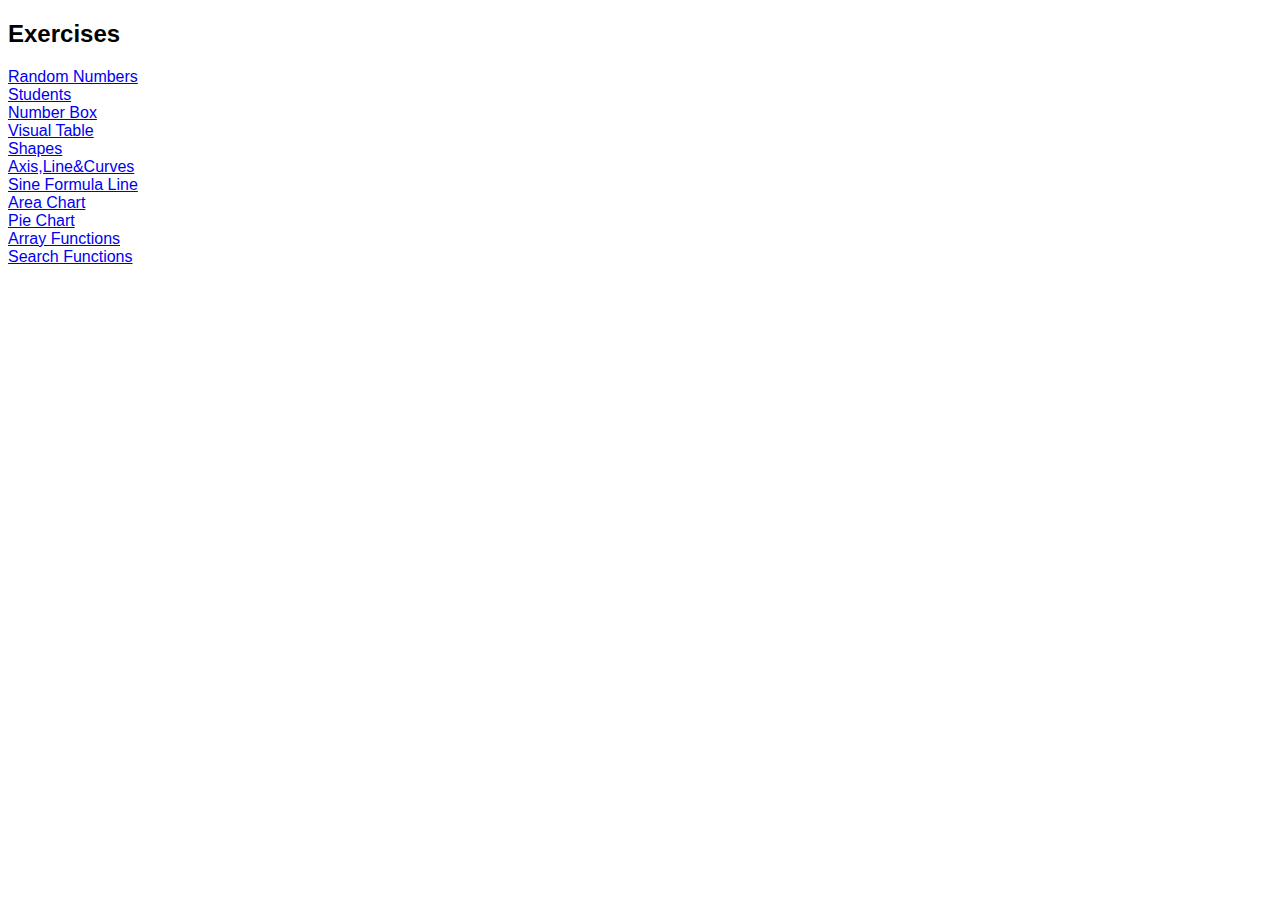
<file: exercise/index.html>
<!DOCTYPE html>
<html>

<head>
    <title>Exercises</title>
</head>
<link rel="stylesheet" type="text/css" href="../css/common.css">
<body>
    <div class="container">
    <h2>Exercises</h2>
    <a href="randomNumber.html"> Random Numbers </a><br>
    <a href="students.html"> Students </a><br>
    <a href="numberBox.html"> Number Box</a><br>
    <a href="visualTable.html"> Visual Table </a><br>
    <a href="shapes.html"> Shapes </a><br>
    <a href="axisLine.html"> Axis,Line&Curves </a><br>
    <a href="sinFormulaLine.html"> Sine Formula Line </a><br>
    <a href="areaChart.html"> Area Chart </a><br>
    <a href="pieChart.html"> Pie Chart </a><br>
    <a href="arrayFunctions.html"> Array Functions </a><br>
    <a href="searchFunctions.html"> Search Functions </a><br>
    </div>
</body>

</html>
</file>
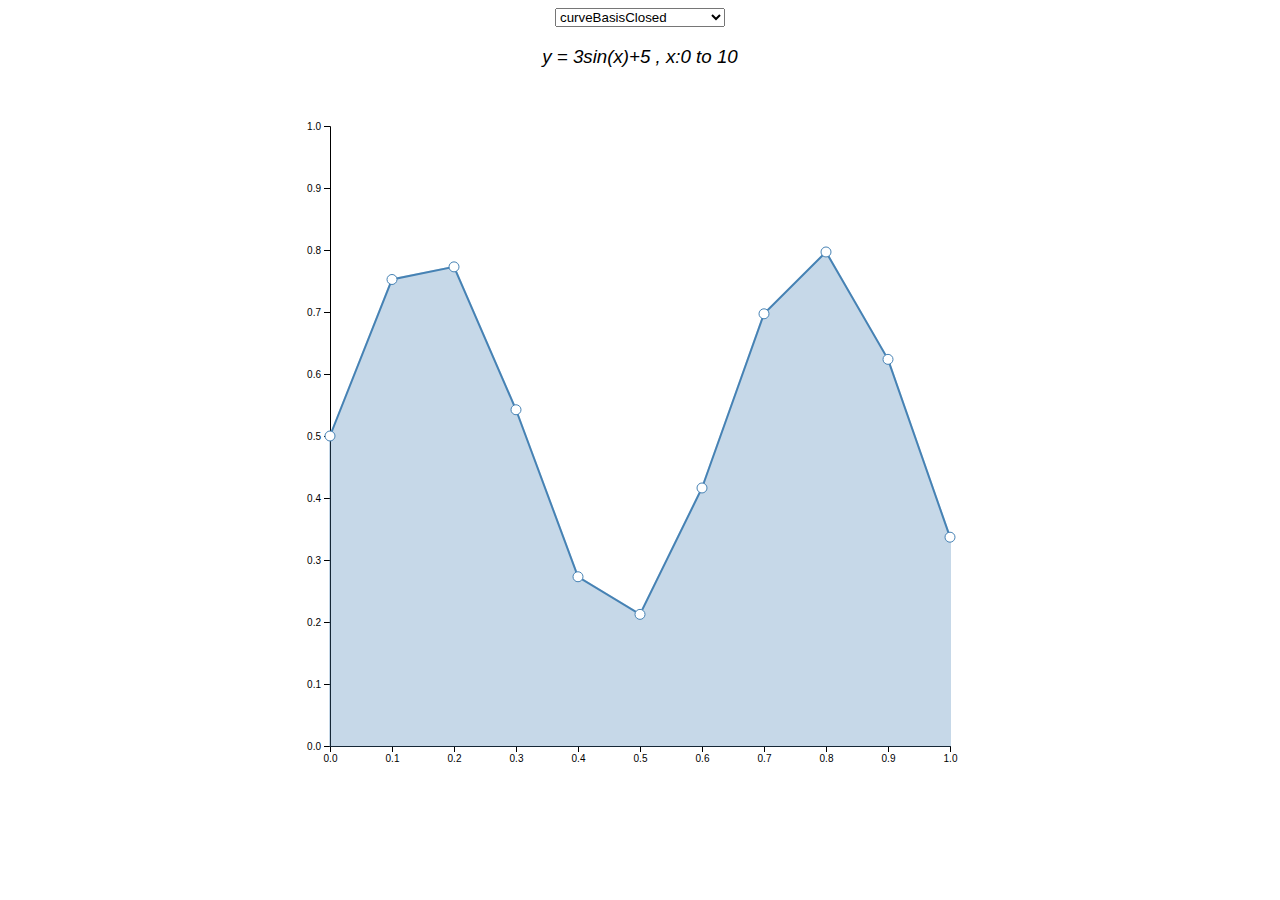
<file: exercise/areaChart.html>
<!DOCTYPE html>
<html>

<head>
    <title>Area Chart</title>
</head>
<link rel="stylesheet" type="text/css" href="../css/common.css">
<link rel="stylesheet" type="text/css" href="../css/areaChart.css">
<body>
    <script type="text/javascript" src="../lib/d3.v4.min.js"></script>
	<script type="text/javascript" src="../js/areaChart.js"></script>
    <div class="container">
    </div>
</body>

</html>
</file>
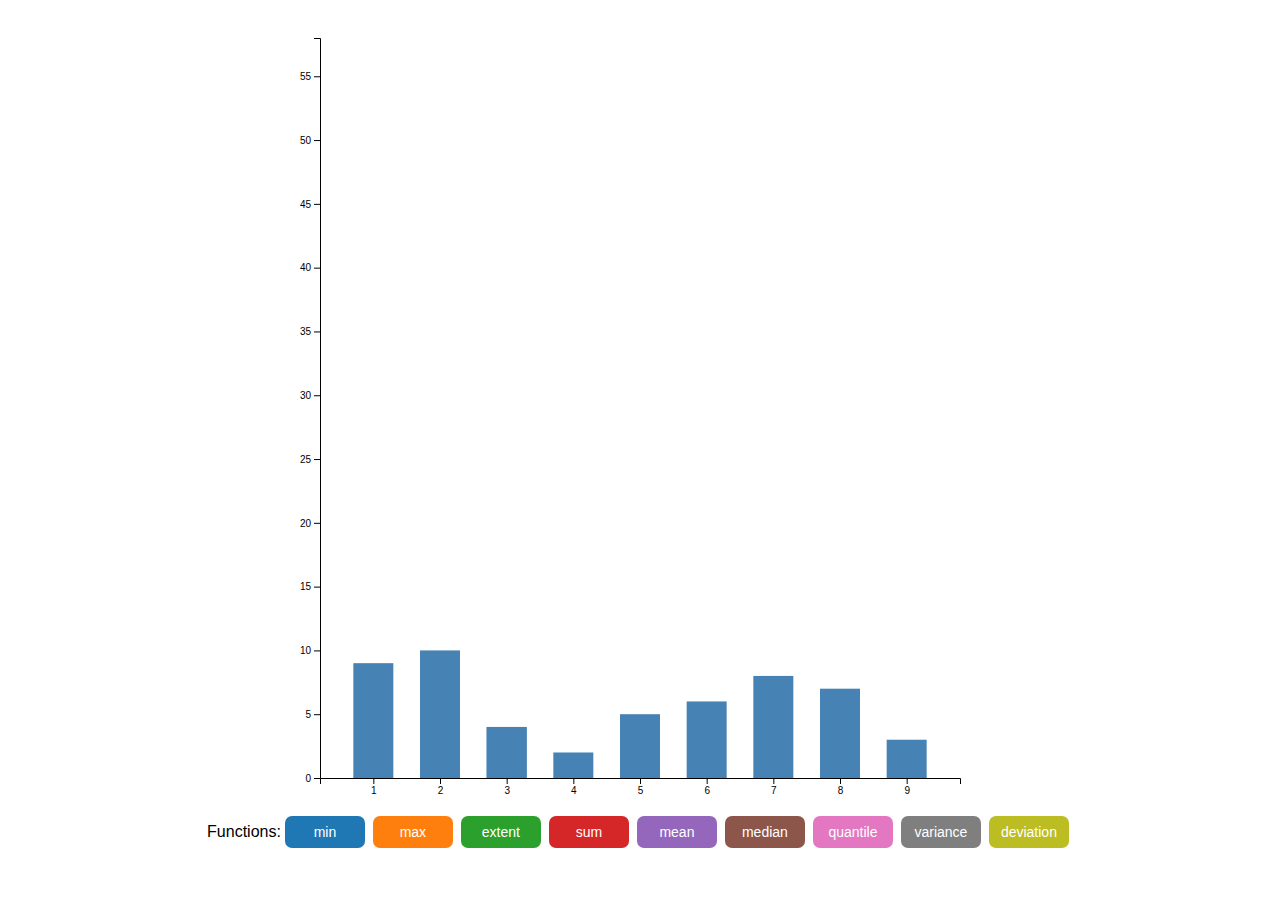
<file: exercise/arrayFunctions.html>
<!DOCTYPE html>
<html>

<head>
    <title>Array Functions</title>
</head>
<link rel="stylesheet" type="text/css" href="../css/common.css">
<link rel="stylesheet" type="text/css" href="../css/arrayFunctions.css">

<body>
    <script type="text/javascript" src="../lib/d3.v4.min.js"></script>
	<script type="text/javascript" src="../js/arrayFunctions.js"></script>
    <div class="container">
    </div>
</body>

</html>
</file>
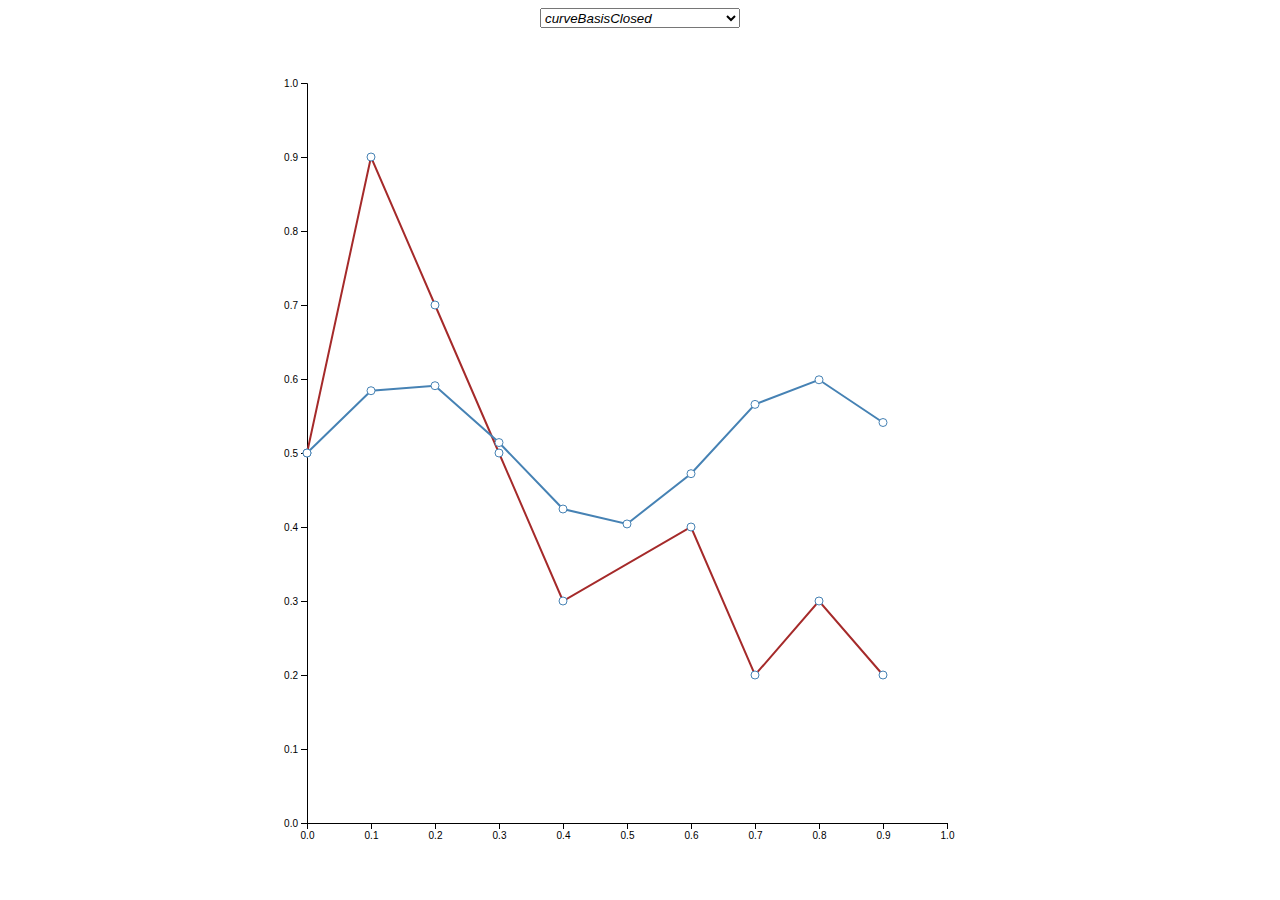
<file: exercise/axisLine.html>
<!DOCTYPE html>
<html>

<head>
    <title>Axis,Lines&Curves</title>
</head>
<link rel="stylesheet" type="text/css" href="../css/common.css">
<link rel="stylesheet" type="text/css" href="../css/axisLine.css">

<body>
    <script type="text/javascript" src="../lib/d3.v4.min.js"></script>
	<script type="text/javascript" src="../js/axisLine.js"></script>
    <div class="container">
    </div>
</body>

</html>
</file>
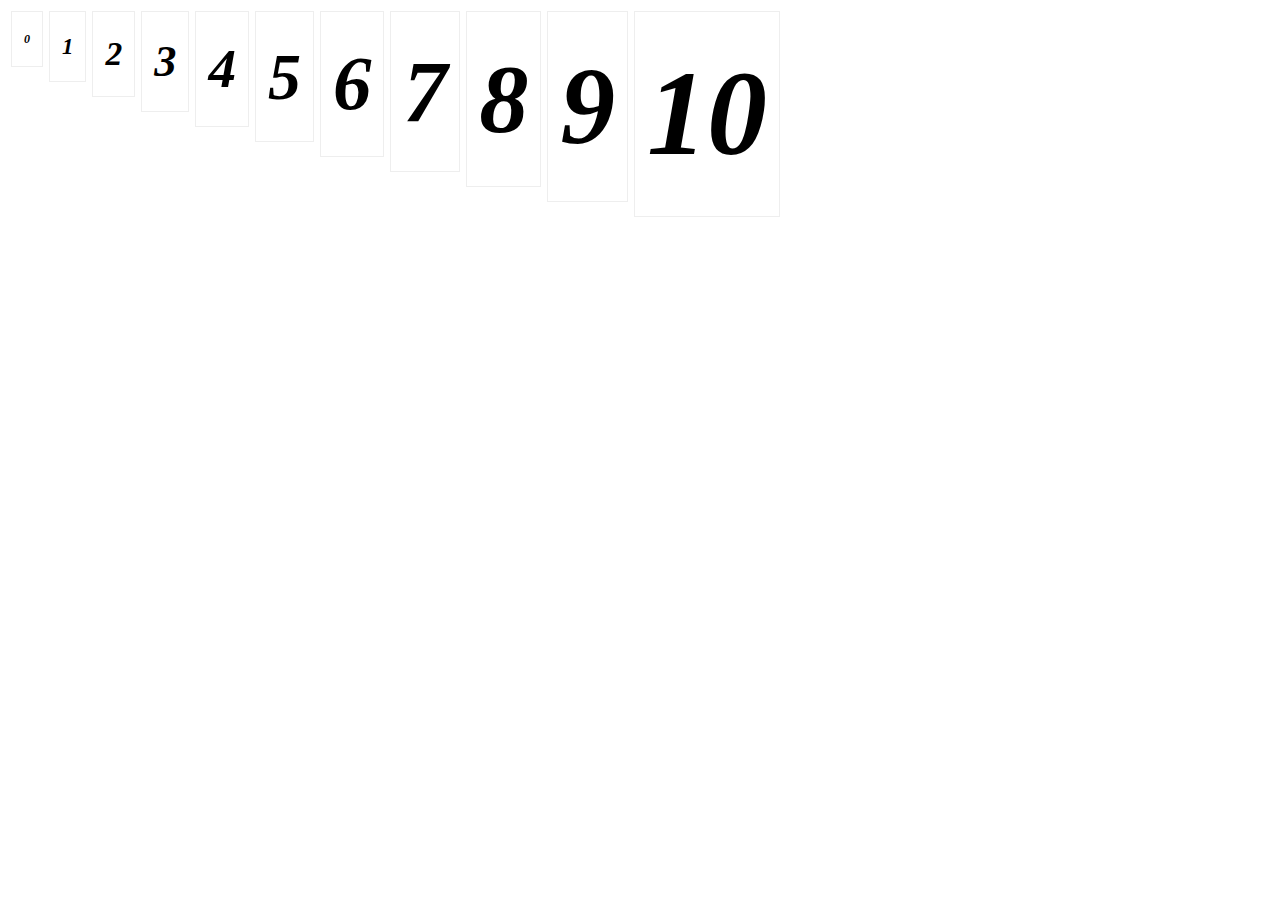
<file: exercise/numberBox.html>
<!DOCTYPE html>
<html>

<head>
    <title>Exercises</title>
</head>
<link rel="stylesheet" type="text/css" href="../css/common.css">
<link rel="stylesheet" type="text/css" href="../css/numberBox.css">
<body>
    <script type="text/javascript" src="../lib/d3.v4.min.js"></script>
	<script type="text/javascript" src="../js/numberBox.js"></script>
    <div class="container">
    </div>
</body>

</html>
</file>
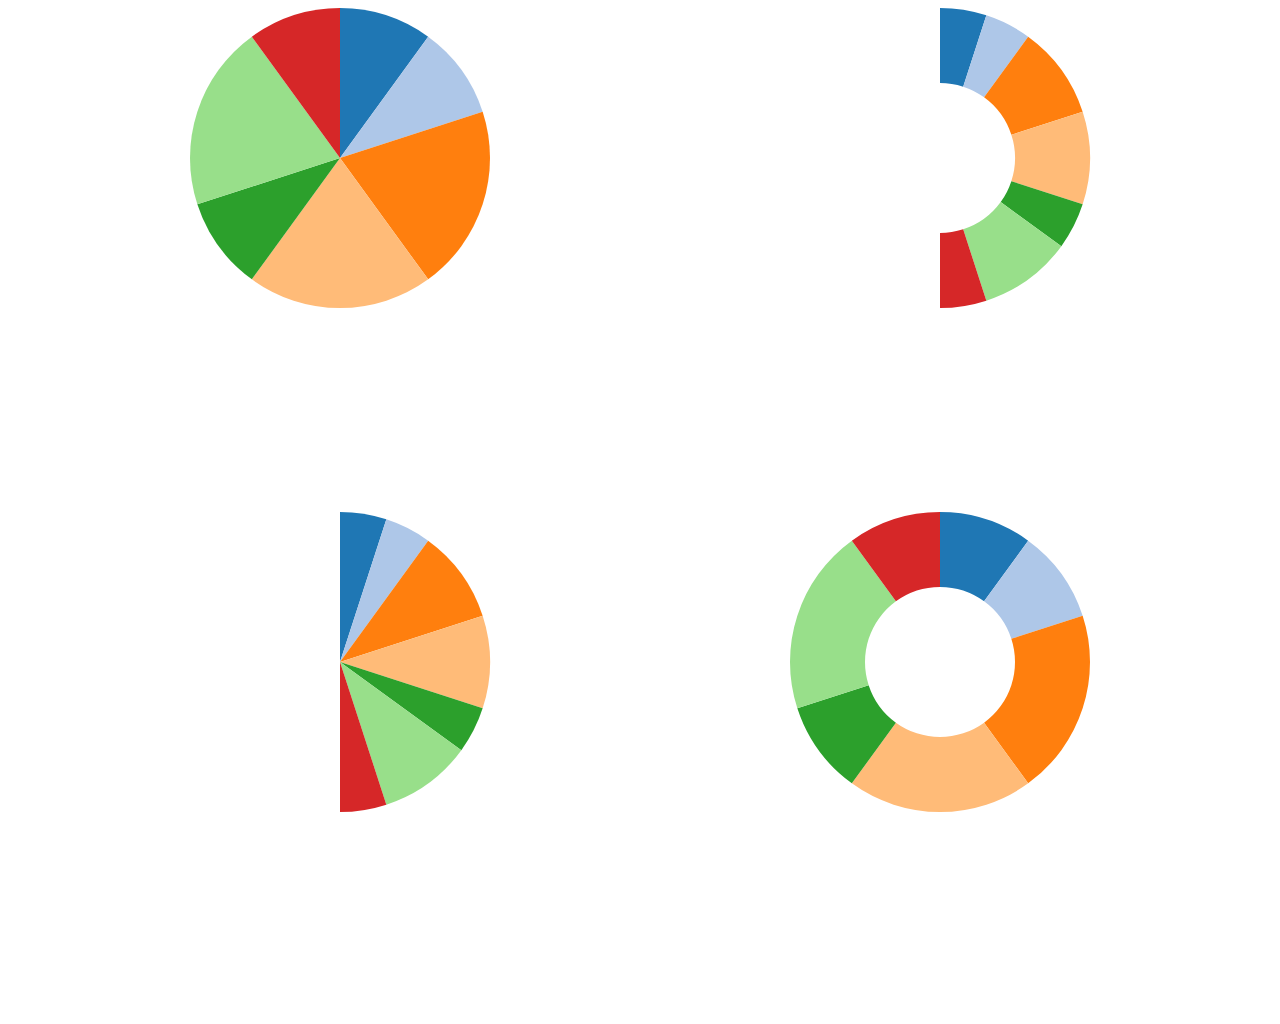
<file: exercise/pieChart.html>
<!DOCTYPE html>
<html>

<head>
    <title>Pie Chart</title>
</head>
<link rel="stylesheet" type="text/css" href="../css/common.css">
<link rel="stylesheet" type="text/css" href="../css/pieChart.css">
<body>
    <script type="text/javascript" src="../lib/d3.v4.min.js"></script>
	<script type="text/javascript" src="../js/pieChart.js"></script>
    <div class="container">
    </div>
</body>

</html>
</file>
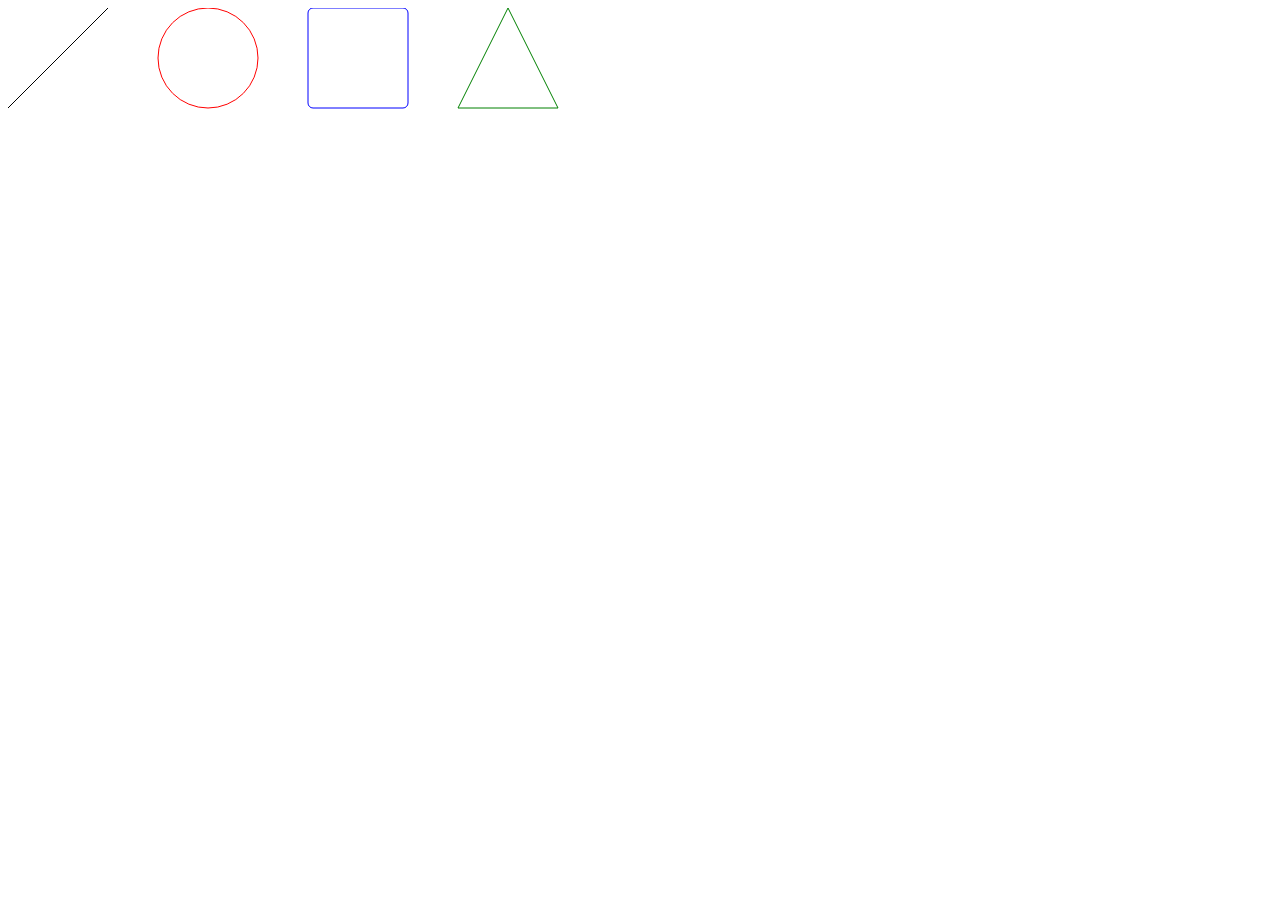
<file: exercise/shapes.html>
<!DOCTYPE html>
<html>

<head>
    <title>Shapes</title>
</head>
<link rel="stylesheet" type="text/css" href="../css/common.css">
<link rel="stylesheet" type="text/css" href="../css/shapes.css">
<body>
    <script type="text/javascript" src="../lib/d3.v4.min.js"></script>
	<script type="text/javascript" src="../js/shapes.js"></script>
    <div class="container">
    </div>
</body>

</html>
</file>
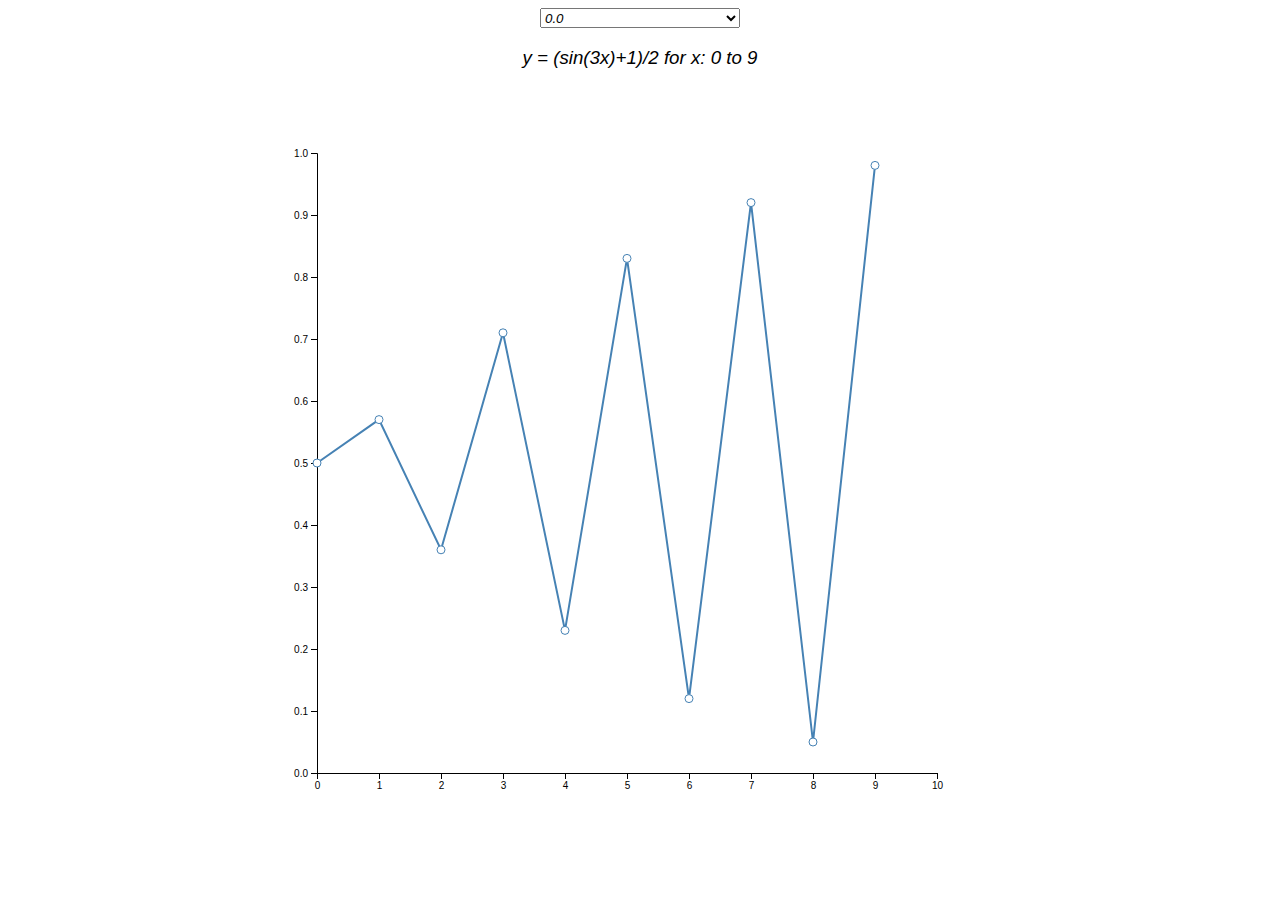
<file: exercise/sinFormulaLine.html>
<!DOCTYPE html>
<html>

<head>
    <title>Sin Formula Lines</title>
</head>
<link rel="stylesheet" type="text/css" href="../css/common.css">
<link rel="stylesheet" type="text/css" href="../css/axisLine.css">

<body>
    <script type="text/javascript" src="../lib/d3.v4.min.js"></script>
	<script type="text/javascript" src="../js/sinFormulaLine.js"></script>
    <div class="container">
    </div>
</body>

</html>
</file>
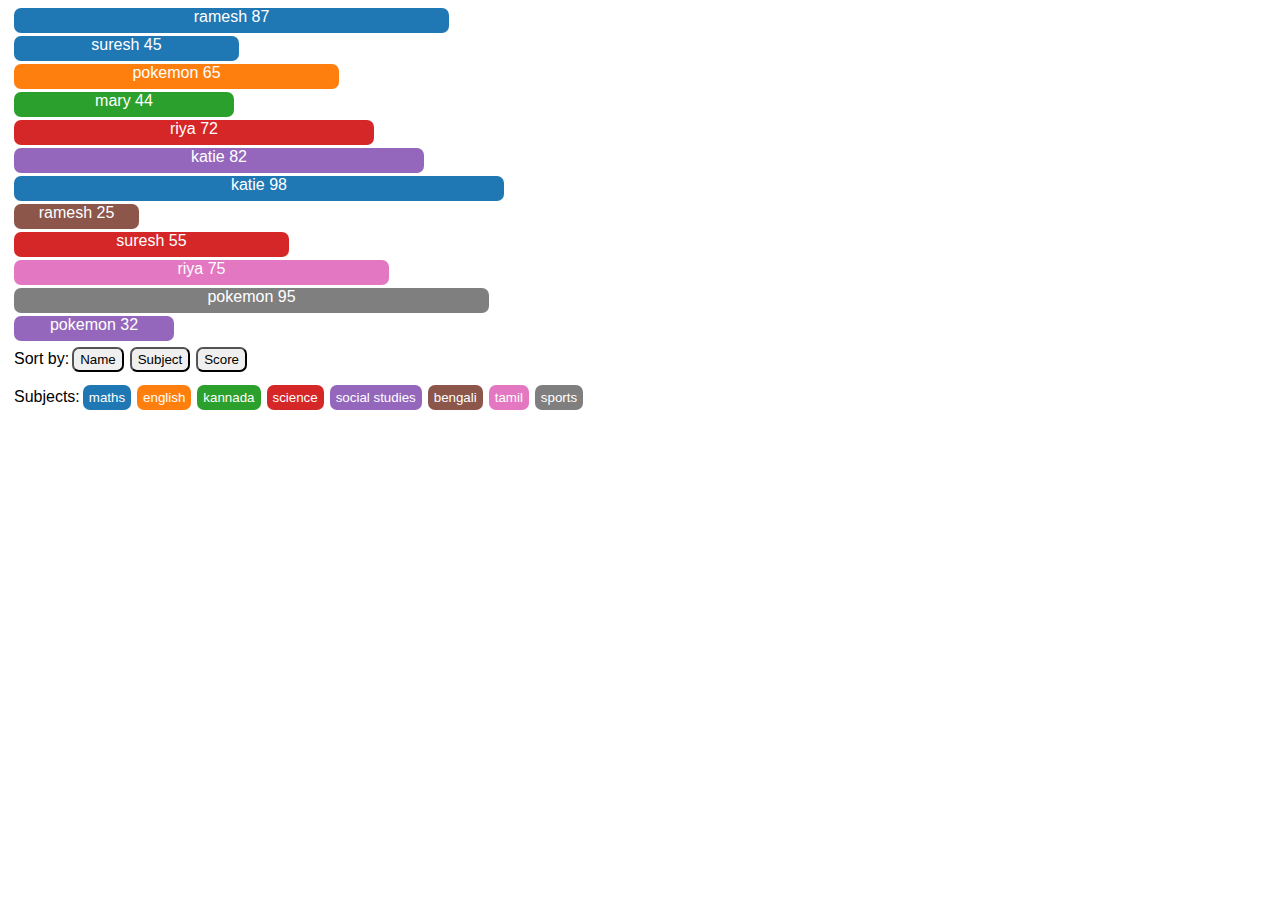
<file: exercise/students.html>
<!DOCTYPE html>
<html>

<head>
    <title>Exercises</title>
</head>
<link rel="stylesheet" type="text/css" href="../css/common.css">
<link rel="stylesheet" type="text/css" href="../css/students.css">
<body>
    <script type="text/javascript" src="../lib/d3.v4.min.js"></script>
	<script type="text/javascript" src="../js/students.js"></script>
    <div class="container">
    </div>
</body>

</html>
</file>
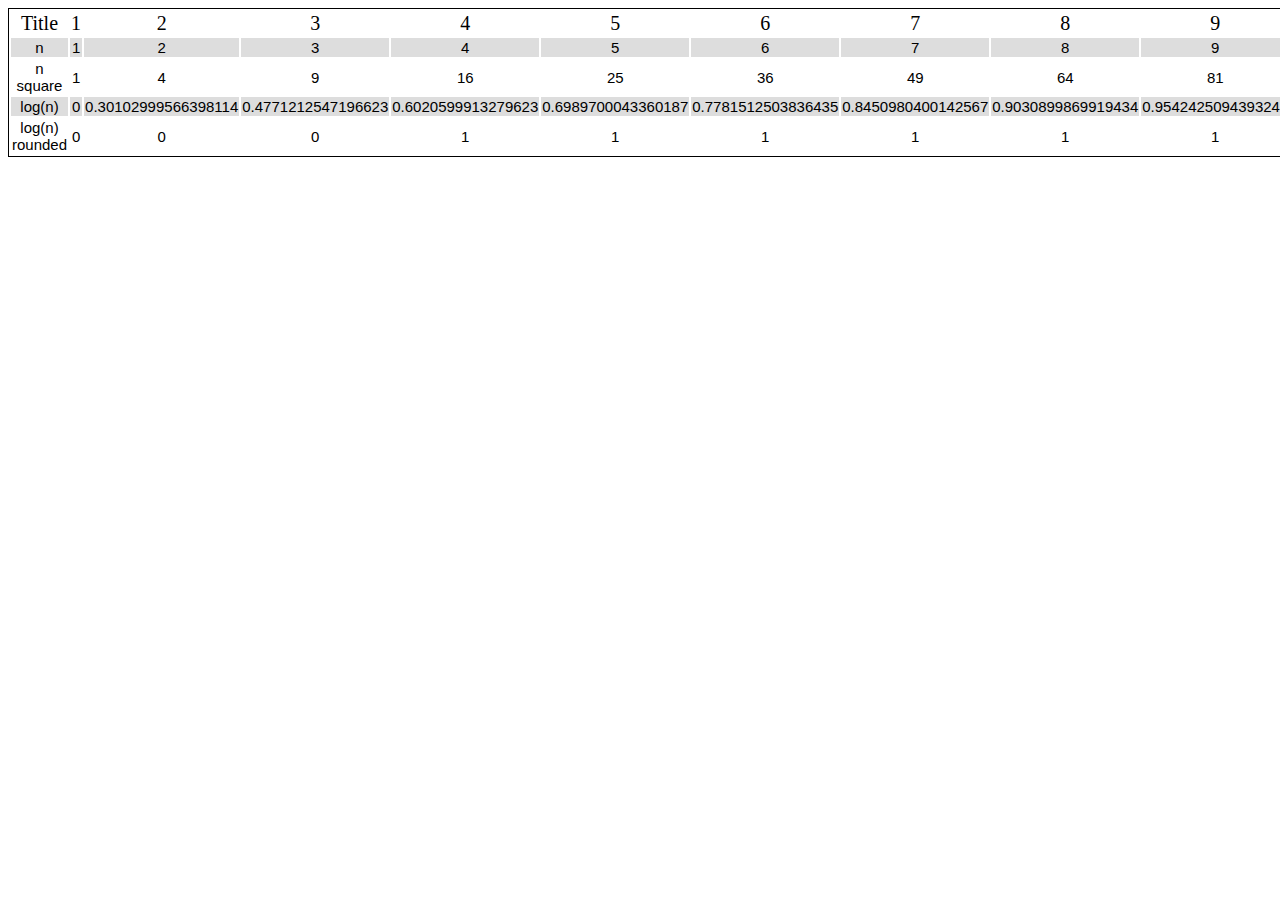
<file: exercise/visualTable.html>
<!DOCTYPE html>
<html>

<head>
    <title>Exercises</title>
</head>
<link rel="stylesheet" type="text/css" href="../css/visualTable.css">

<body>
    <script type="text/javascript" src="../lib/d3.v4.min.js"></script>
	<script type="text/javascript" src="../js/visualTable.js"></script>
    <div class="container">
    </div>
</body>

</html>
</file>
<file: css/common.css>
body{
	font-family:  sans-serif;
	font-weight: 100;
}
</file>
<file: css/areaChart.css>
.container{
	margin: auto;
	text-align: center;
}

h3{
	font-weight: 200;
	font-style: italic;
}

.area{
	stroke:steelblue;
	stroke-width:2;
	fill:steelblue;
	opacity: 0.3;
}

.line{
	stroke:steelblue;
	stroke-width:2;
	fill:none;
}

circle{
	r:5;
	stroke:steelblue;
	stroke-width:1;
	fill: white;
}
</file>
<file: css/arrayFunctions.css>
.container{
	text-align: center;
}

rect{
	fill:steelblue;
}

.indicator{
	stroke-width:2;
	opacity: 0.8;
}

button{
	margin: 4px;
	border-radius:7px;
	border: none;
	color: white;
	font-size:  14px;
	padding: 8px;
	width: 80px;
}
</file>
<file: css/axisLine.css>
.container{
	margin: auto;
	text-align: center;
}

h3{
	font-weight: 200;
	font-style: italic;
}

.line{
	stroke:brown;
	stroke-width:2;
	fill:none;
}

.sinLine{
	stroke:steelblue;
	stroke-width:2;
	fill:none;
}

.drop-down{
	width: 200px;
	height: 20px;
	font: 20px;
	font-weight:bolder;
	font-style:italic;
}

circle{
	r:4;
	stroke:steelblue;
	stroke-width:1;
	fill:white;
}

svg{
    margin-top: 2%;
	margin-right: 12%;
	margin-left: 10%;
}
</file>
<file: css/numberBox.css>
.container div{
	display: inline-block;
	margin: 3px;
	padding: 12px;
	vertical-align: text-top;
	border-style:groove;
	border-width:thin;
}
</file>
<file: css/pieChart.css>
.container{
	text-align: center;
	margin: auto;
}
</file>
<file: css/shapes.css>
.line{
	stroke: black;
}

.circle{
	fill:none;
	stroke:red;
}

.rect{
	fill:none;
	stroke:blue;
}

.polygon{
	fill:none;
	stroke:green;
}
</file>
<file: css/students.css>
.container{
	text-align: center;
	color: white;
}

div,button{
	margin: 3px;
	height: 25px;
	border-radius:7px;
}

.sorts,.legend{
	text-align: left;
	color: black;
	padding-bottom: 10px;
}

.legend button{
	border: none;
	color: white;
}
</file>
<file: css/visualTable.css>
td{
	font-family: sans-serif;
	font-weight: 100;
	font-size: 15px;
	text-align: center;
	width: 120px;
}

th{
	font-weight: 200;
	font-size: 20px;
}

table{
	border: 1px solid black;
}

tr:nth-child(even) {
    background-color: #dddddd;
}
</file>
